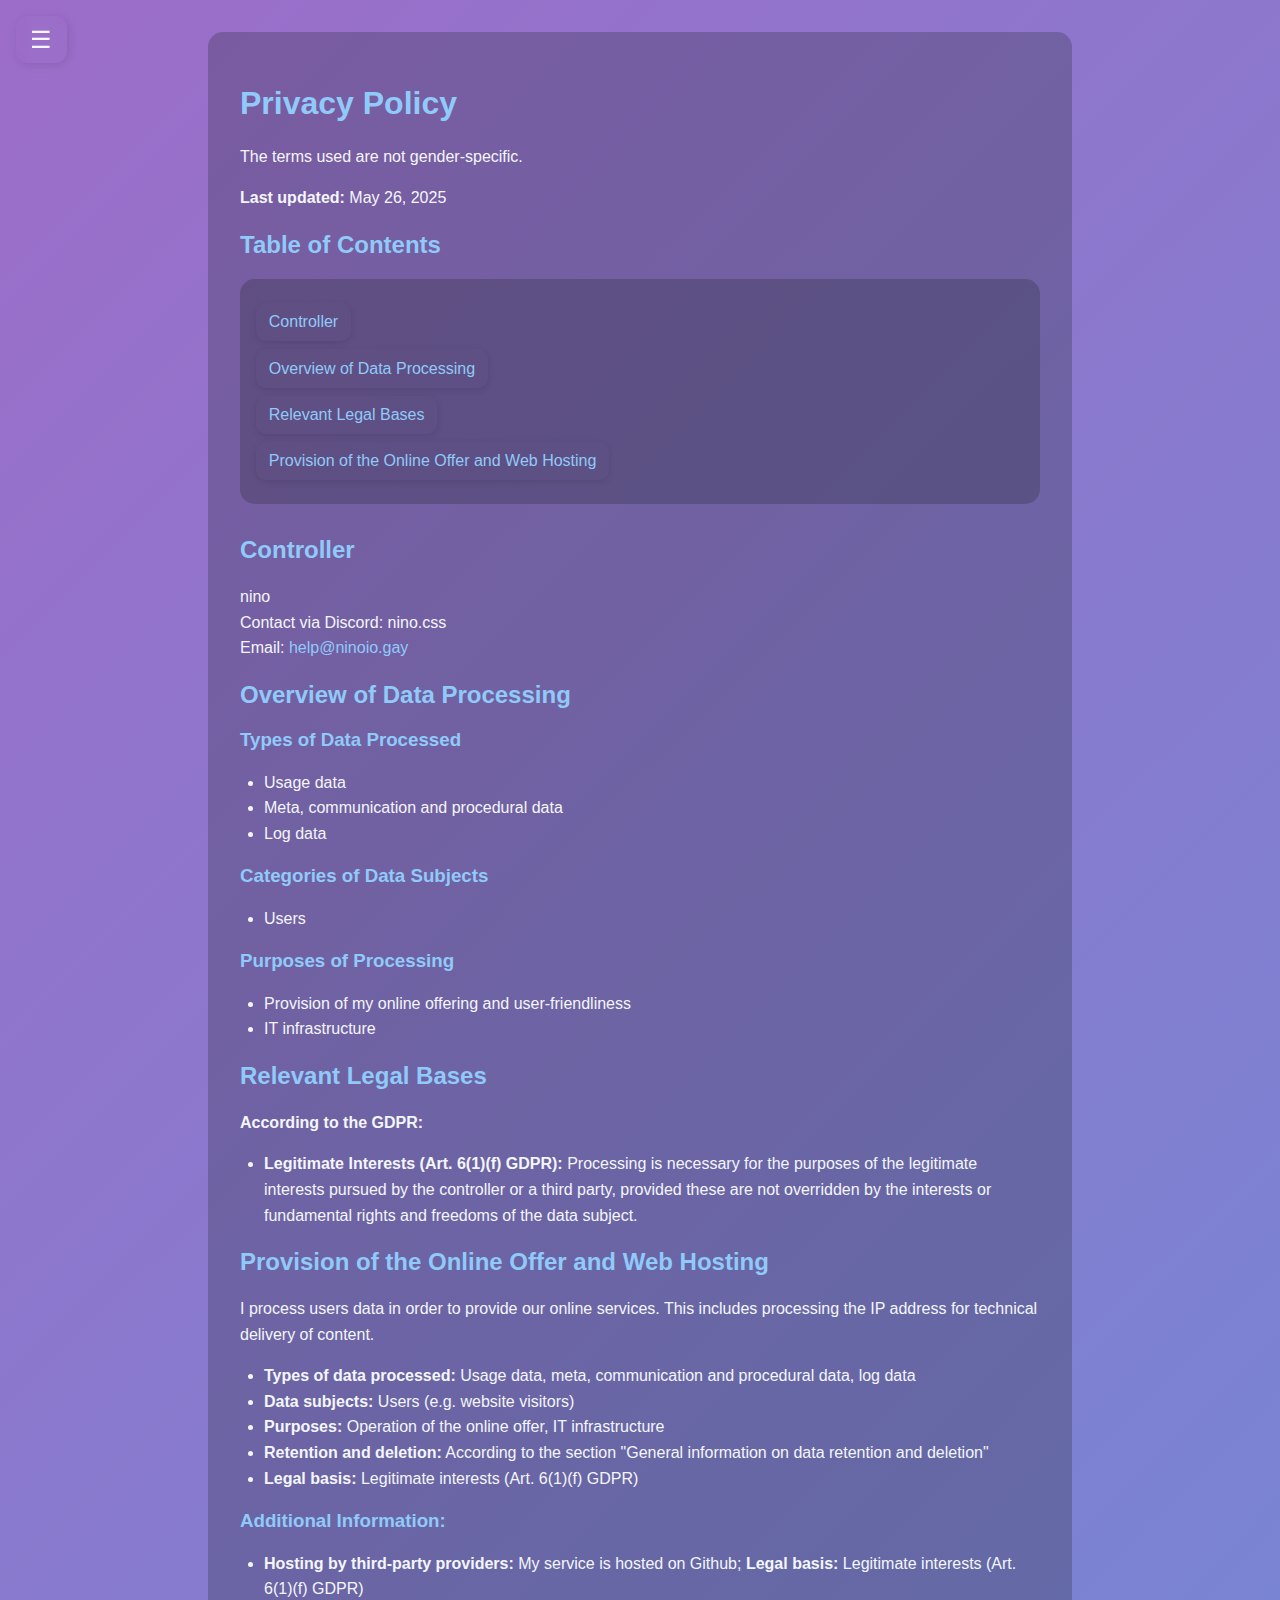
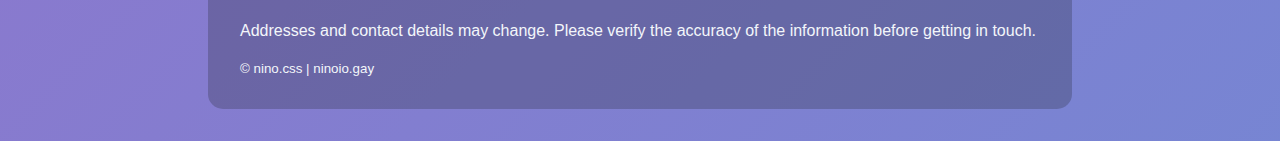
<file: templates/privacy.html>
<!DOCTYPE html>
<html lang="en">
<head>
    <meta charset="UTF-8">
    <meta name="viewport" content="width=device-width, initial-scale=1.0">
    <title>Don't look up</title>
    <link rel="stylesheet" href="/static/css/privacy-styles.css">
    <link rel="icon" href="/static/images/favicon.ico" type="image/x-icon">
</head>
<body>
    <div class="overlay" id="overlay" onclick="toggleMenu()"></div>

    <div class="dropdown-container">
        <button class="menu-button" onclick="toggleDropdown()">☰</button>
        <div class="dropdown-menu" id="dropdown-menu">
            <a href="https://ninoio.xyz/" target="_blank" rel="noopener">🏠 Homepage</a>
            <a href="https://github.com/ninocss">🐈‍⬛ Github</a>
            <a href="/index.html">☁️ Weather</a>
        </div>
    </div>

    <div class="container">
        <h1>Privacy Policy</h1>

        <p>The terms used are not gender-specific.</p>
        <p><strong>Last updated:</strong> May 26, 2025</p>

        <h2>Table of Contents</h2>
        <ul class="index">
        <li><a class="index-link" href="#m3">Controller</a></li>
        <li><a class="index-link" href="#mOverview">Overview of Data Processing</a></li>
        <li><a class="index-link" href="#m2427">Relevant Legal Bases</a></li>
        <li><a class="index-link" href="#m225">Provision of the Online Offer and Web Hosting</a></li>
        </ul>

        <h2 id="m3">Controller</h2>
        <p>nino<br>
        Contact via Discord: nino.css<br>
        Email: <a href="mailto:help@ninoio.gay">help@ninoio.gay</a>
        </p>

        <h2 id="mOverview">Overview of Data Processing</h2>
        <h3>Types of Data Processed</h3>
        <ul>
        <li>Usage data</li>
        <li>Meta, communication and procedural data</li>
        <li>Log data</li>
        </ul>

        <h3>Categories of Data Subjects</h3>
        <ul>
        <li>Users</li>
        </ul>

        <h3>Purposes of Processing</h3>
        <ul>
        <li>Provision of my online offering and user-friendliness</li>
        <li>IT infrastructure</li>
        </ul>

        <h2 id="m2427">Relevant Legal Bases</h2>
        <p><strong>According to the GDPR:</strong></p>
        <ul>
        <li><strong>Legitimate Interests (Art. 6(1)(f) GDPR):</strong>
            Processing is necessary for the purposes of the legitimate interests pursued by the controller or a third party,
            provided these are not overridden by the interests or fundamental rights and freedoms of the data subject.
        </li>
        </ul>

        <h2 id="m225">Provision of the Online Offer and Web Hosting</h2>
        <p>I process users data in order to provide our online services. This includes processing the IP address for
        technical delivery of content.</p>

        <ul>
        <li><strong>Types of data processed:</strong> Usage data, meta, communication and procedural data, log data</li>
        <li><strong>Data subjects:</strong> Users (e.g. website visitors)</li>
        <li><strong>Purposes:</strong> Operation of the online offer, IT infrastructure</li>
        <li><strong>Retention and deletion:</strong> According to the section "General information on data retention and deletion"</li>
        <li><strong>Legal basis:</strong> Legitimate interests (Art. 6(1)(f) GDPR)</li>
        </ul>

        <h3>Additional Information:</h3>
        <ul>
        <li><strong>Hosting by third-party providers:</strong> My service is hosted on Github;
            <strong>Legal basis:</strong> Legitimate interests (Art. 6(1)(f) GDPR)
        </li>
        </ul>

        <p>Addresses and contact details may change. Please verify the accuracy of the information before getting in touch.</p>
        
        <small>&copy; nino.css | ninoio.gay</small>
    </div>

<script>
    function toggleDropdown() {
        const menu = document.getElementById('dropdown-menu');
        menu.classList.toggle('show');
    }

    window.addEventListener('click', function(e) {
        const menu = document.getElementById('dropdown-menu');
        const button = document.querySelector('.menu-button');
        if (!menu.contains(e.target) && !button.contains(e.target)) {
            menu.classList.remove('show');
        }
    });
</script>
</body>
</html>
</file>
<file: static/css/privacy-styles.css>
:root {
    --font-color: #f3f6fa;
    --background-color: #181c24;
    --card-bg: rgba(30, 34, 44, 0.253);
    --box-shadow-color: rgba(0, 0, 0, 0.35);
    --input-border-color: #2d3444;
    --button-background-color: #2196f3;
    --button-hover-color: #1769aa;
    --heading-color: #90caf9;
    --detail-border-color: #263043;
    --detail-label-color: #dae6ec;
    --detail-value-color: #f0f0f0;
    --accent: #ffb300;

    --border-radius: 15px;
}

body {
    margin: 0;
    padding: 2rem;
    font-family: 'Segoe UI', 'Roboto', Arial, sans-serif;
    background: linear-gradient(-45deg, #667eea, #764ba2, #6b8dd6, #9c6dc9);
    color: var(--font-color);
    display: flex;
    justify-content: center;
    animation: gradientShift 20s ease infinite;
    background-size: 400% 400%;
}

@keyframes reverseGradientShift {
    0% { background-position: 100% 50%; }
    50% { background-position: 0% 50%; }
    100% { background-position: 100% 50%; }
}

@keyframes gradientShift {
    0% { background-position: 0% 50%; }
    50% { background-position: 100% 50%; }

    100% { background-position: 0% 50%; }
}

.container {
    max-width: 800px;
    padding: 2rem;
    background: var(--card-bg);
    border-radius: var(--border-radius);
    backdrop-filter: var(--card-blur);
    box-shadow: 0 4px 30px var(--shadow-color);
}

h1, h2, h3, h4, h5, h6 {
    color: var(--heading-color);
    font-weight: 600;
}

a {
    color: var(--heading-color);
    text-decoration: none;
    transition: color 0.2s ease;
}

a:hover {
    color: var(--accent-color);
}

ul {
    padding-left: 1.5rem;
}

.index {
    background-color: var(--card-bg);
    border-radius: 15px;
    padding: 1rem;
    margin-bottom: 2rem;
    list-style-type: none;
}

.index li {
    margin: 0.5rem 0;
}

.index-link {
    display: inline-block;
    padding: 0.4rem 0.8rem;
    border-radius: 10px;
    box-shadow: 0 2px 6px rgba(0, 0, 0, 0.1);
}

strong {
    color: var(--accent-color);
}

p, li {
    line-height: 1.6;
}

.dropdown-container {
    position: fixed;
    top: 1rem;
    left: 1rem;
    z-index: 1002;
}

.menu-button {
    font-size: 1.5rem;
    padding: 0.6rem 0.9rem;
    border: none;
    border-radius: 12px;
    background-color: var(--card-background-color);
    backdrop-filter: blur(5px);
    cursor: pointer;
    box-shadow: 2px 2px 8px rgba(0, 0, 0, 0.1);
    transition: transform 0.3s ease;
    color: var(--font-color);
}

.menu-button:hover {
    transform: translateY(-1px);
}

.dropdown-menu {
    position: absolute;
    top: 120%;
    left: 0;
    min-width: 180px;
    background: var(--card-background-color);
    backdrop-filter: blur(8px);
    border-radius: 16px;
    box-shadow: 0 4px 12px rgba(0, 0, 0, 0.15);
    padding: 0.5rem;
    opacity: 0;
    transform: translateY(-10px);
    pointer-events: none;
    transition: opacity 0.3s ease, transform 0.3s ease;
    z-index: 1003;
    color: var(--font-color);
}

.dropdown-menu.show {
    opacity: 1;
    transform: translateY(0);
    pointer-events: auto;
}

.dropdown-menu a {
    display: block;
    padding: 0.6rem 1rem;
    text-decoration: none;
    color: var(--font-color);
    transition: background 0.2s ease;
    border-radius: 12px;
}

.dropdown-menu a:hover {
    background-color: rgba(0, 0, 0, 0.05);
}
</file>
